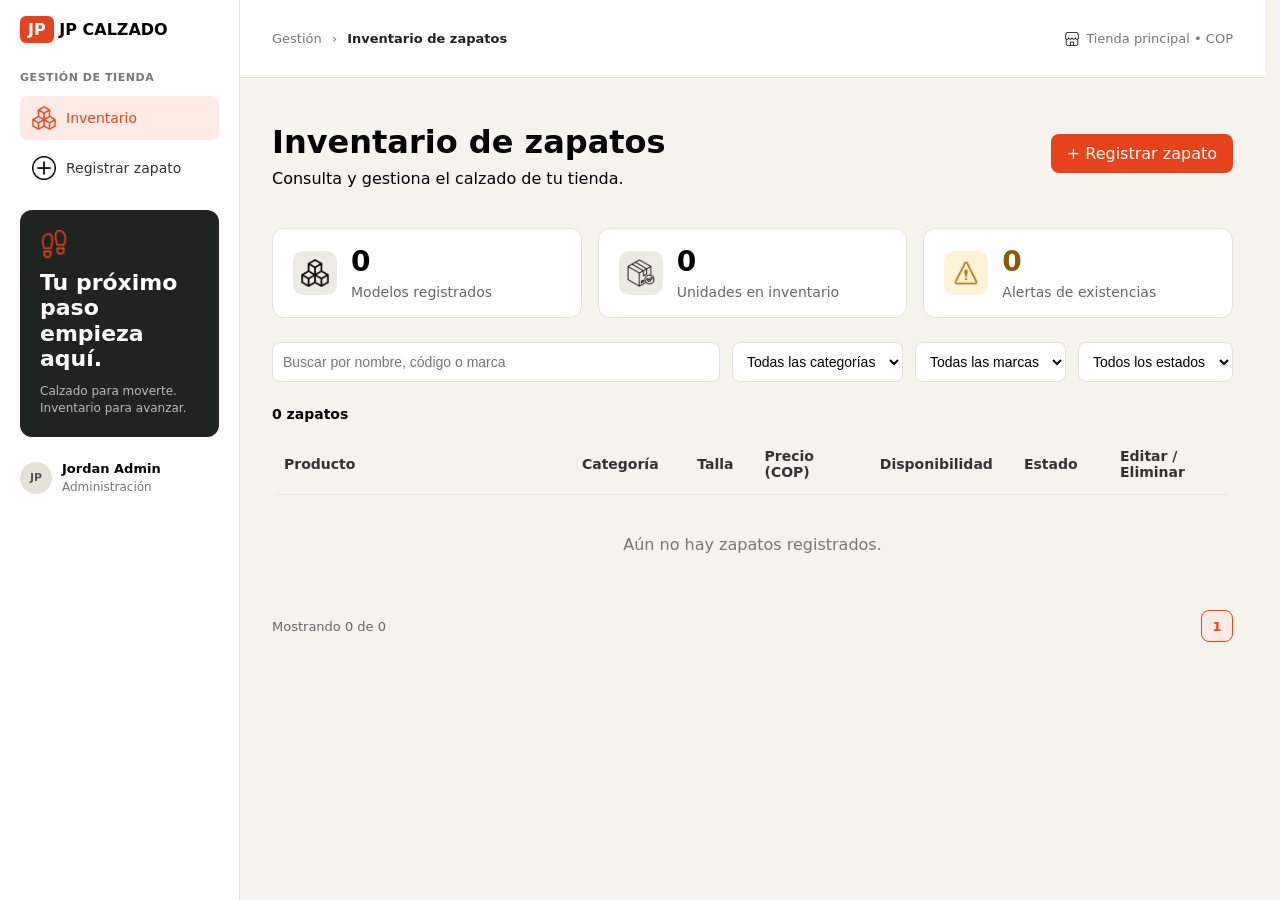
<file: index.html>
<!DOCTYPE html>
<html lang="es">
<head>
  <meta charset="UTF-8">
  <meta http-equiv="refresh" content="0; url=JP_CALZADO/">
  <title>JP CALZADO</title>
</head>
<body>
  <p>Redirigiendo... <a href="JP_CALZADO/">Entrar a JP CALZADO</a></p>
</body>
</html>
</file>
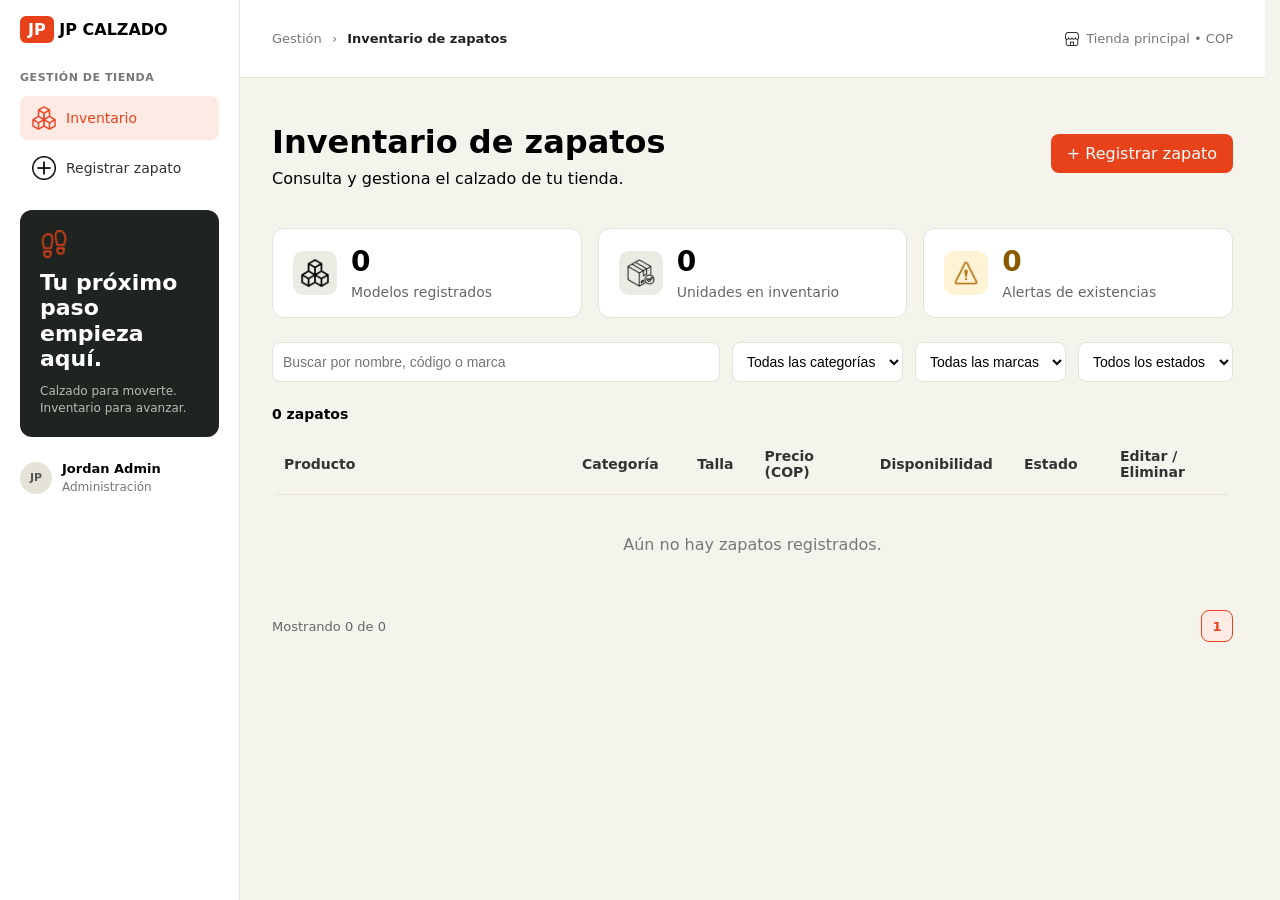
<file: JP_CALZADO/index.html>
<!DOCTYPE html>
<html lang="es">
<head>
  <meta charset="UTF-8">
  <meta name="viewport" content="width=device-width, initial-scale=1">
  <title>Inventario de zapatos · JP CALZADO</title>
  <link rel="stylesheet" href="styles.css">
  <link rel="stylesheet" href="inventario.css">
</head>
<body>

  <div class="app">

    <aside class="lateral">
      <div class="logo"><b>JP</b> JP CALZADO</div>
      <small class="seccion">GESTIÓN DE TIENDA</small>

      <nav class="menu">
        <a class="activo" href="index.html"><img src="iconos/cubo_nara.png" alt=""> Inventario</a>
        <a href="formulario.html"><img src="iconos/mas_neg.png" alt=""> Registrar zapato</a>
      </nav>

      <div class="promo">
        <img src="iconos/huella.png" alt="" width="28" height="28">
        <h3>Tu próximo paso empieza aquí.</h3>
        <p>Calzado para moverte. Inventario para avanzar.</p>
      </div>

      <div class="usuario">
        <span class="avatar">JP</span>
        <div><b>Jordan Admin</b><small>Administración</small></div>
      </div>
    </aside>

    <main class="contenido">

      <header class="barra">
        <p class="ruta">Gestión <span>›</span> <b>Inventario de zapatos</b></p>
        <span class="tienda"><img src="iconos/tienda.png" alt=""> Tienda principal • COP</span>
      </header>

      <div class="encabezado">
        <div>
          <h1>Inventario de zapatos</h1>
          <p>Consulta y gestiona el calzado de tu tienda.</p>
        </div>
        <a class="boton" href="formulario.html">+ Registrar zapato</a>
      </div>

      <div class="estadisticas">
        <div class="tarjeta">
          <div class="tarjeta-icono_registro">
            <img src="iconos/cubo_negro.png" alt="" width="28" height="28">
          </div>
          <div><b id="stat-modelos">6</b><span>Modelos registrados</span></div>
        </div>
        <div class="tarjeta">
          <div class="tarjeta-icono_inventario">
            <img src="iconos/caja_envia.png" alt="" width="28" height="28">
          </div>
          <div><b id="stat-unidades">38</b><span>Unidades en inventario</span></div>
        </div>
        <div class="tarjeta">
          <div class="tarjeta-icono peligro">
            <img src="iconos/advertencia.png" alt="" width="28" height="28">
          </div>
          <div><b id="stat-alertas">2</b><span>Alertas de existencias</span></div>
        </div>
      </div>

      <div class="filtros">
        <input id="buscar" type="search" placeholder="Buscar por nombre, código o marca">

        <select id="categoria">
          <option value="">Todas las categorías</option>
          <option>Deportivos</option>
          <option>Casuales</option>
        </select>

        <select id="marca">
          <option value="">Todas las marcas</option>
          <option>Adidas</option>
          <option>Converse</option>
          <option>New Balance</option>
          <option>Nike</option>
          <option>Puma</option>
          <option>Vans</option>
        </select>

        <select id="estado">
          <option value="">Todos los estados</option>
          <option>Activo</option>
          <option>Inactivo</option>
        </select>
      </div>

      <div class="contenedor-tabla">
        <div class="lista-barra">
          <b id="contador">6 zapatos</b>
        </div>

        <table class="tabla-inventario">
          <thead>
            <tr>
              <th>Producto</th>
              <th>Categoría</th>
              <th>Talla</th>
              <th>Precio (COP)</th>
              <th>Disponibilidad</th>
              <th>Estado</th>
              <th>Editar / Eliminar</th>
            </tr>
          </thead>

          <!-- Las filas las dibuja la vista (vista-inventario.js) -->
          <tbody id="lista"></tbody>
        </table>

        <p id="vacio" class="vacio" hidden>No se encontraron zapatos con esos filtros.</p>
      </div>

      <div class="pie-lista">
        <span id="mostrando">Mostrando 1-6 de 6</span>
        <span class="pagina">1</span>
      </div>

    </main>
  </div>

  <div class="modal" id="modal" hidden>
    <div class="caja" role="dialog" aria-modal="true" aria-labelledby="modal-titulo">
      <button class="cerrar" id="cerrar" type="button" aria-label="Cerrar">×</button>

      <span class="modal-icono">
        <img src="iconos/eliminar.png" alt="" width="20" height="20">
      </span>

      <h2 id="modal-titulo">¿Eliminar este zapato?</h2>
      <p><b id="nombre-zapato"></b> se eliminará del inventario. Esta acción es permanente y no se puede deshacer.</p>

      <div class="resumen">
        <span class="foto"></span>
        <div class="resumen-datos">
          <b id="r-nombre"></b>
          <small id="r-codigo"></small>
          <small id="r-detalle"></small>
        </div>
        <div class="resumen-precio">
          <b id="r-precio"></b>
          <small id="r-stock"></small>
        </div>
      </div>

      <p class="advertencia">Se borrarán la imagen y todos los datos de este registro.</p>

      <div class="acciones">
        <button class="btn" id="cancelar" type="button">Cancelar</button>
        <button class="btn peligro" id="confirmar" type="button">Eliminar zapato</button>
      </div>
    </div>
  </div>

  <script src="modelo/almacenamiento.js"></script>
  <script src="modelo/modelo.js"></script>
  <script src="vista/vista-inventario.js"></script>
  <script src="controlador/controlador-inventario.js"></script>

</body>
</html>
</file>
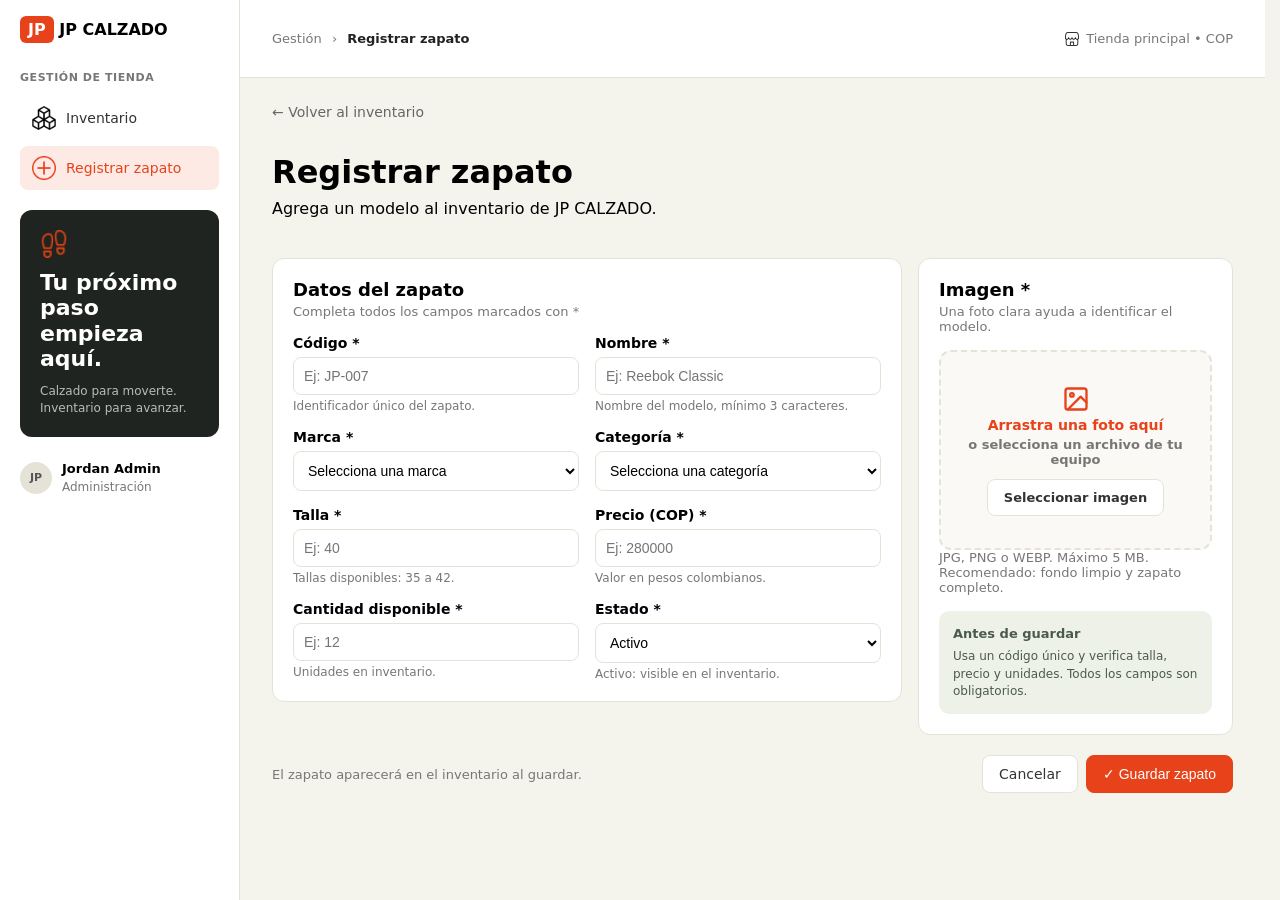
<file: formulario.html>
<!DOCTYPE html>
<html lang="es">
<head>
  <meta charset="UTF-8">
  <meta name="viewport" content="width=device-width, initial-scale=1">
  <title>Registrar zapato · JP CALZADO</title>
  <link rel="stylesheet" href="styles.css">
  <link rel="stylesheet" href="inventario.css">
</head>
<body>

  <div class="app">

    <aside class="lateral">
      <div class="logo"><b>JP</b> JP CALZADO</div>
      <small class="seccion">GESTIÓN DE TIENDA</small>

      <nav class="menu">
        <a href="index.html"><img src="iconos/cubo_negro.png" alt=""> Inventario</a>
        <a class="activo" href="formulario.html"><img src="iconos/mas_nar.png" alt=""> Registrar zapato</a>
      </nav>

      <div class="promo">
        <img src="iconos/huella.png" alt="" width="28" height="28">
        <h3>Tu próximo paso empieza aquí.</h3>
        <p>Calzado para moverte. Inventario para avanzar.</p>
      </div>

      <div class="usuario">
        <span class="avatar">JP</span>
        <div>
          <b>Jordan Admin</b>
          <small>Administración</small>
        </div>
      </div>
    </aside>

    <main class="contenido">

      <header class="barra">
        <p class="ruta">Gestión <span>›</span> <b>Registrar zapato</b></p>
        <span class="tienda"><img src="iconos/tienda.png" alt=""> Tienda principal • COP</span>
      </header>

      <a class="volver" href="index.html">← Volver al inventario</a>

      <div class="encabezado">
        <div>
          <h1 id="titulo">Registrar zapato</h1>
          <p id="subtitulo">Agrega un modelo al inventario de JP CALZADO.</p>
        </div>
      </div>

      <div class="aviso-error" id="aviso" role="alert" hidden></div>

      <form class="formulario" id="form" novalidate>

        <div class="columnas">

          <section class="panel">
            <h2>Datos del zapato</h2>
            <p class="ayuda">Completa todos los campos marcados con *</p>

            <div class="rejilla">

              <div class="campo">
                <label for="codigo">Código *</label>
                <input id="codigo" name="codigo" type="text" placeholder="Ej: JP-007">
                <small class="nota">Identificador único del zapato.</small>
                <small class="error" hidden></small>
              </div>

              <div class="campo">
                <label for="nombre">Nombre *</label>
                <input id="nombre" name="nombre" type="text" placeholder="Ej: Reebok Classic">
                <small class="nota">Nombre del modelo, mínimo 3 caracteres.</small>
                <small class="error" hidden></small>
              </div>

              <div class="campo">
                <label for="f-marca">Marca *</label>
                <select id="f-marca" name="marca">
                  <option value="">Selecciona una marca</option>
                  <option>Adidas</option>
                  <option>Converse</option>
                  <option>New Balance</option>
                  <option>Nike</option>
                  <option>Puma</option>
                  <option>Vans</option>
                </select>
                <small class="error" hidden></small>
              </div>

              <div class="campo">
                <label for="f-categoria">Categoría *</label>
                <select id="f-categoria" name="categoria">
                  <option value="">Selecciona una categoría</option>
                  <option>Deportivos</option>
                  <option>Casuales</option>
                </select>
                <small class="error" hidden></small>
              </div>

              <div class="campo">
                <label for="talla">Talla *</label>
                <input id="talla" name="talla" type="number" placeholder="Ej: 40">
                <small class="nota">Tallas disponibles: 35 a 42.</small>
                <small class="error" hidden></small>
              </div>

              <div class="campo">
                <label for="precio">Precio (COP) *</label>
                <input id="precio" name="precio" type="number" placeholder="Ej: 280000">
                <small class="nota">Valor en pesos colombianos.</small>
                <small class="error" hidden></small>
              </div>

              <div class="campo">
                <label for="cantidad">Cantidad disponible *</label>
                <input id="cantidad" name="cantidad" type="number" placeholder="Ej: 12">
                <small class="nota">Unidades en inventario.</small>
                <small class="error" hidden></small>
              </div>

              <div class="campo">
                <label for="f-estado">Estado *</label>
                <select id="f-estado" name="estado">
                  <option>Activo</option>
                  <option>Inactivo</option>
                </select>
                <small class="nota">Activo: visible en el inventario.</small>
              </div>

            </div>
          </section>

          <section class="panel">
            <h2>Imagen *</h2>
            <p class="ayuda">Una foto clara ayuda a identificar el modelo.</p>

            <div class="campo">
              <input id="imagen" name="imagen" type="file" class="oculto" accept="image/jpeg,image/png,image/webp">

              <label for="imagen" class="zona" id="zona">
                <img id="vista" class="vista" alt="Vista previa del zapato" hidden>

                <div class="zona-texto" id="zona-texto">
                  <svg viewBox="0 0 24 24" width="28" height="28" fill="none" stroke="currentColor" stroke-width="2" stroke-linecap="round" stroke-linejoin="round">
                    <rect x="3" y="3" width="18" height="18" rx="2"/>
                    <circle cx="8.5" cy="8.5" r="1.5"/>
                    <path d="M21 15l-5-5L5 21"/>
                  </svg>
                  <b>Arrastra una foto aquí</b>
                  <span>o selecciona un archivo de tu equipo</span>
                  <span class="btn">Seleccionar imagen</span>
                </div>
              </label>

              <p class="nombre-archivo" id="nombre-archivo" hidden></p>
              <label for="imagen" class="btn cambiar" id="cambiar" hidden>Cambiar imagen</label>
              <small class="error" hidden></small>
            </div>

            <p class="ayuda">JPG, PNG o WEBP. Máximo 5 MB. Recomendado: fondo limpio y zapato completo.</p>

            <div class="info" id="antes-guardar">
              <b>Antes de guardar</b>
              <p>Usa un código único y verifica talla, precio y unidades. Todos los campos son obligatorios.</p>
            </div>

            <div class="info" id="registro-actual" hidden>
              <b>Registro actual</b>
              <p id="registro-texto"></p>
              <div class="registro-fila">
                <span id="registro-stock"></span>
                <span class="etiqueta" id="registro-estado"></span>
              </div>
            </div>
          </section>

        </div>

        <div class="barra-acciones">
          <p class="nota-pie" id="nota-pie">El zapato aparecerá en el inventario al guardar.</p>
          <div class="botones">
            <a class="btn" href="index.html">Cancelar</a>
            <button class="btn principal" id="guardar" type="submit">✓ Guardar zapato</button>
          </div>
        </div>

      </form>

    </main>

  </div>

  <script src="modelo/modelo.js"></script>
  <script src="vista/vista-formulario.js"></script>
  <script src="controlador/controlador-formulario.js"></script>

</body>
</html>
</file>
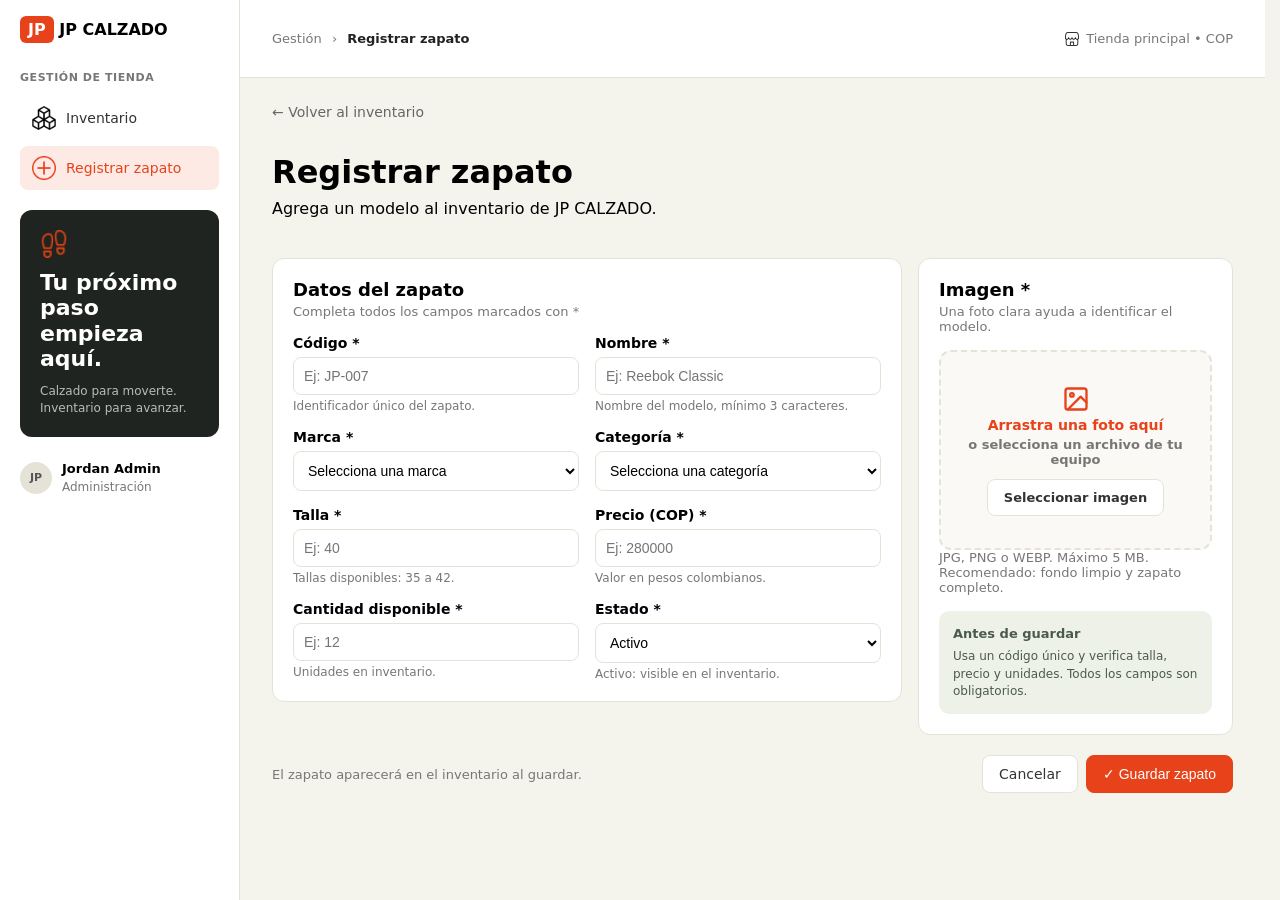
<file: JP_CALZADO/formulario.html>
<!DOCTYPE html>
<html lang="es">
<head>
  <meta charset="UTF-8">
  <meta name="viewport" content="width=device-width, initial-scale=1">
  <title>Registrar zapato · JP CALZADO</title>
  <link rel="stylesheet" href="styles.css">
  <link rel="stylesheet" href="inventario.css">
</head>
<body>

  <div class="app">

    <aside class="lateral">
      <div class="logo"><b>JP</b> JP CALZADO</div>
      <small class="seccion">GESTIÓN DE TIENDA</small>

      <nav class="menu">
        <a href="index.html"><img src="iconos/cubo_negro.png" alt=""> Inventario</a>
        <a class="activo" href="formulario.html"><img src="iconos/mas_nar.png" alt=""> Registrar zapato</a>
      </nav>

      <div class="promo">
        <img src="iconos/huella.png" alt="" width="28" height="28">
        <h3>Tu próximo paso empieza aquí.</h3>
        <p>Calzado para moverte. Inventario para avanzar.</p>
      </div>

      <div class="usuario">
        <span class="avatar">JP</span>
        <div>
          <b>Jordan Admin</b>
          <small>Administración</small>
        </div>
      </div>
    </aside>

    <main class="contenido">

      <header class="barra">
        <p class="ruta">Gestión <span>›</span> <b>Registrar zapato</b></p>
        <span class="tienda"><img src="iconos/tienda.png" alt=""> Tienda principal • COP</span>
      </header>

      <a class="volver" href="index.html">← Volver al inventario</a>

      <div class="encabezado">
        <div>
          <h1 id="titulo">Registrar zapato</h1>
          <p id="subtitulo">Agrega un modelo al inventario de JP CALZADO.</p>
        </div>
      </div>

      <div class="aviso-error" id="aviso" role="alert" hidden></div>

      <form class="formulario" id="form" novalidate>

        <div class="columnas">

          <section class="panel">
            <h2>Datos del zapato</h2>
            <p class="ayuda">Completa todos los campos marcados con *</p>

            <div class="rejilla">

              <div class="campo">
                <label for="codigo">Código *</label>
                <input id="codigo" name="codigo" type="text" placeholder="Ej: JP-007">
                <small class="nota">Identificador único del zapato.</small>
                <small class="error" hidden></small>
              </div>

              <div class="campo">
                <label for="nombre">Nombre *</label>
                <input id="nombre" name="nombre" type="text" placeholder="Ej: Reebok Classic">
                <small class="nota">Nombre del modelo, mínimo 3 caracteres.</small>
                <small class="error" hidden></small>
              </div>

              <div class="campo">
                <label for="f-marca">Marca *</label>
                <select id="f-marca" name="marca">
                  <option value="">Selecciona una marca</option>
                  <option>Adidas</option>
                  <option>Converse</option>
                  <option>New Balance</option>
                  <option>Nike</option>
                  <option>Puma</option>
                  <option>Vans</option>
                </select>
                <small class="error" hidden></small>
              </div>

              <div class="campo">
                <label for="f-categoria">Categoría *</label>
                <select id="f-categoria" name="categoria">
                  <option value="">Selecciona una categoría</option>
                  <option>Deportivos</option>
                  <option>Casuales</option>
                </select>
                <small class="error" hidden></small>
              </div>

              <div class="campo">
                <label for="talla">Talla *</label>
                <input id="talla" name="talla" type="number" placeholder="Ej: 40">
                <small class="nota">Tallas disponibles: 35 a 42.</small>
                <small class="error" hidden></small>
              </div>

              <div class="campo">
                <label for="precio">Precio (COP) *</label>
                <input id="precio" name="precio" type="number" placeholder="Ej: 280000">
                <small class="nota">Valor en pesos colombianos.</small>
                <small class="error" hidden></small>
              </div>

              <div class="campo">
                <label for="cantidad">Cantidad disponible *</label>
                <input id="cantidad" name="cantidad" type="number" placeholder="Ej: 12">
                <small class="nota">Unidades en inventario.</small>
                <small class="error" hidden></small>
              </div>

              <div class="campo">
                <label for="f-estado">Estado *</label>
                <select id="f-estado" name="estado">
                  <option>Activo</option>
                  <option>Inactivo</option>
                </select>
                <small class="nota">Activo: visible en el inventario.</small>
              </div>

            </div>
          </section>

          <section class="panel">
            <h2>Imagen *</h2>
            <p class="ayuda">Una foto clara ayuda a identificar el modelo.</p>

            <div class="campo">
              <input id="imagen" name="imagen" type="file" class="oculto" accept="image/jpeg,image/png,image/webp">

              <label for="imagen" class="zona" id="zona">
                <img id="vista" class="vista" alt="Vista previa del zapato" hidden>

                <div class="zona-texto" id="zona-texto">
                  <svg viewBox="0 0 24 24" width="28" height="28" fill="none" stroke="currentColor" stroke-width="2" stroke-linecap="round" stroke-linejoin="round">
                    <rect x="3" y="3" width="18" height="18" rx="2"/>
                    <circle cx="8.5" cy="8.5" r="1.5"/>
                    <path d="M21 15l-5-5L5 21"/>
                  </svg>
                  <b>Arrastra una foto aquí</b>
                  <span>o selecciona un archivo de tu equipo</span>
                  <span class="btn">Seleccionar imagen</span>
                </div>
              </label>

              <p class="nombre-archivo" id="nombre-archivo" hidden></p>
              <label for="imagen" class="btn cambiar" id="cambiar" hidden>Cambiar imagen</label>
              <small class="error" hidden></small>
            </div>

            <p class="ayuda">JPG, PNG o WEBP. Máximo 5 MB. Recomendado: fondo limpio y zapato completo.</p>

            <div class="info" id="antes-guardar">
              <b>Antes de guardar</b>
              <p>Usa un código único y verifica talla, precio y unidades. Todos los campos son obligatorios.</p>
            </div>

            <div class="info" id="registro-actual" hidden>
              <b>Registro actual</b>
              <p id="registro-texto"></p>
              <div class="registro-fila">
                <span id="registro-stock"></span>
                <span class="etiqueta" id="registro-estado"></span>
              </div>
            </div>
          </section>

        </div>

        <div class="barra-acciones">
          <p class="nota-pie" id="nota-pie">El zapato aparecerá en el inventario al guardar.</p>
          <div class="botones">
            <a class="btn" href="index.html">Cancelar</a>
            <button class="btn principal" id="guardar" type="submit">✓ Guardar zapato</button>
          </div>
        </div>

      </form>

    </main>

  </div>

  <script src="modelo/almacenamiento.js"></script>
  <script src="modelo/modelo.js"></script>
  <script src="modelo/imagen.js"></script>
  <script src="vista/vista-formulario.js"></script>
  <script src="controlador/controlador-formulario.js"></script>

</body>
</html>
</file>
<file: JP_CALZADO/styles.css>
* { box-sizing: border-box; }

:root {
  --naranja: #e8421a;
  --fondo: #f4f3ec;
  --borde: #e5e3d8;
  --rojo: #c62828;
}

[hidden] { display: none !important; }

html {
  overflow-y: scroll;
  scrollbar-gutter: stable;
}

body {
  margin: 0;
  font-family: system-ui, sans-serif;
  background: var(--fondo);
}

/* ========== ESTRUCTURA ========== */
.app { display: flex; min-height: 100vh; }
.contenido { flex: 1; padding: 24px 32px 32px; }

/* ========== MENÚ LATERAL ========== */
.lateral {
  display: flex;
  flex-direction: column;
  position: sticky;
  top: 0;
  align-self: flex-start;
  width: 240px;
  height: 100vh;
  padding: 20px;
  background: white;
  border-right: 1px solid var(--borde);
}

.logo { margin-bottom: 4px; font-weight: 700; }
.logo b { padding: 4px 8px; border-radius: 6px; background: var(--naranja); color: white; }

.seccion { margin-top: 28px; color: #777; font-size: 11px; font-weight: 600; letter-spacing: 0.05em; }

.menu { display: flex; flex-direction: column; gap: 6px; margin-top: 12px; }

.menu a {
  display: flex;
  align-items: center;
  gap: 10px;
  padding: 10px 12px;
  border-radius: 8px;
  color: #333;
  font-size: 14px;
  text-decoration: none;
}

.menu a img { width: 24px; height: 24px; flex-shrink: 0; }
.menu a.activo { background: #fdeae5; color: var(--naranja); }

/* Tarjeta negra */
.promo { margin-top: 20px; padding: 20px; border-radius: 12px; background: #1f2420; color: white; }
.promo img { width: 28px; height: 28px; margin-bottom: 8px; }
.promo h3 { margin: 0 0 12px; font-size: 22px; line-height: 1.15; }
.promo p { margin: 0; color: #b9bcb6; font-size: 12px; line-height: 1.4; }

/* Usuario (queda justo debajo de la tarjeta negra) */
.usuario { display: flex; align-items: center; gap: 10px; margin-top: 24px; }
.usuario b { display: block; font-size: 13px; }
.usuario small { color: #777; font-size: 12px; }

.avatar {
  display: flex;
  align-items: center;
  justify-content: center;
  width: 32px;
  height: 32px;
  flex-shrink: 0;
  border-radius: 50%;
  background: var(--borde);
  color: #555;
  font-size: 11px;
  font-weight: 700;
}

/* ========== BARRA SUPERIOR (solo PC) ========== */
.barra {
  display: flex;
  align-items: center;
  justify-content: space-between;
  margin: -24px -32px 24px;
  padding: 18px 32px;
  background: white;
  border-bottom: 1px solid var(--borde);
  color: #777;
  font-size: 13px;
}

.ruta b { color: #222; }
.ruta span { margin: 0 6px; }
.tienda { display: flex; align-items: center; gap: 6px; }
.tienda img { width: 16px; height: 16px; }

/* ========== ENCABEZADO DE PÁGINA ========== */
.encabezado { display: flex; justify-content: space-between; align-items: center; gap: 20px; margin-bottom: 24px; }
.encabezado h1 { margin-bottom: 8px; }
.encabezado p { margin-top: 0; }

/* ========== BOTONES ========== */
.boton {
  display: inline-block;
  padding: 10px 16px;
  border-radius: 8px;
  background: var(--naranja);
  color: white;
  text-decoration: none;
  white-space: nowrap;
}

.btn {
  padding: 10px 16px;
  border: 1px solid var(--borde);
  border-radius: 8px;
  background: white;
  color: #333;
  font-size: 14px;
  text-decoration: none;
  cursor: pointer;
}

.btn.principal { background: var(--naranja); border-color: var(--naranja); color: white; }
.btn.peligro { background: var(--rojo); border-color: var(--rojo); color: white; }

/* ========== CAMPOS ========== */
input, select {
  padding: 10px;
  border: 1px solid var(--borde);
  border-radius: 8px;
  background: white;
  font-size: 14px;
}

input { width: 100%; margin: 0; }

/* Etiqueta Activo / Inactivo (la usan las dos páginas) */
.etiqueta { padding: 4px 10px; border-radius: 20px; background: #e3f5e8; color: #1f7a3d; font-size: 12px; font-weight: 600; }
.etiqueta.inactivo { background: #ecebe3; color: #777; }

/* ========== FORMULARIO ========== */
.volver { display: inline-block; margin-bottom: 12px; color: #666; font-size: 14px; text-decoration: none; }

.columnas { display: grid; grid-template-columns: 2fr 1fr; gap: 16px; align-items: start; }

.panel { padding: 20px; border: 1px solid var(--borde); border-radius: 12px; background: white; }
.panel h2 { margin: 0 0 4px; font-size: 18px; }

.ayuda { margin: 0 0 16px; color: #777; font-size: 13px; }

.rejilla { display: grid; grid-template-columns: repeat(2, 1fr); gap: 16px; }

.campo label { display: block; margin-bottom: 6px; font-size: 14px; font-weight: 600; }
.campo select { width: 100%; }
.campo .nota { display: block; margin-top: 4px; color: #777; font-size: 12px; }

/* Barra de abajo: nota + botones */
.barra-acciones { display: flex; align-items: center; justify-content: space-between; gap: 8px; margin-top: 20px; }
.nota-pie { margin: 0; color: #777; font-size: 13px; }
.nota-pie.rojo { color: var(--rojo); }
.botones { display: flex; gap: 8px; }

/* Errores */
.aviso-error {
  display: flex;
  flex-direction: column;
  gap: 4px;
  margin-bottom: 16px;
  padding: 12px 16px;
  border: 1px solid #f5b5ad;
  border-radius: 8px;
  background: #fdecea;
  color: var(--rojo);
  font-size: 14px;
}

.aviso-error span { font-size: 13px; }

.error { display: block; margin-top: 4px; color: var(--rojo); font-size: 12px; }

.campo input.invalido,
.campo select.invalido { border-color: var(--rojo); background: #fffafa; }

/* Cuando hay error, el mensaje rojo reemplaza la nota gris */
.campo input.invalido ~ .nota,
.campo select.invalido ~ .nota { display: none; }

/* Recuadro para subir la imagen */
.oculto { position: absolute; width: 1px; height: 1px; opacity: 0; pointer-events: none; }

.zona {
  display: flex;
  align-items: center;
  justify-content: center;
  min-height: 200px;
  border: 2px dashed var(--borde);
  border-radius: 12px;
  background: #faf9f5;
  text-align: center;
  overflow: hidden;
  cursor: pointer;
}

.campo .zona { display: flex; margin-bottom: 0; }

.zona:hover,
.zona.arrastrando,
.oculto:focus + .zona { border-color: var(--naranja); background: #fdeae5; }

.oculto.invalido + .zona { border-color: var(--rojo); background: #fffafa; }

.zona-texto { display: flex; flex-direction: column; align-items: center; gap: 4px; padding: 16px; color: var(--naranja); }
.zona-texto span { color: #777; font-size: 13px; }
.zona-texto .btn { margin-top: 8px; color: #333; font-size: 13px; }

.vista { display: block; width: 100%; height: 100%; max-height: 260px; object-fit: cover; }
.nombre-archivo { margin: 8px 0 0; color: #666; font-size: 13px; }
.campo .cambiar { margin: 10px 0 0; font-weight: 500; text-align: center; }

/* Cuadros verdes de ayuda */
.info { margin-top: 16px; padding: 14px; border-radius: 10px; background: #eef1e8; color: #4b5a4b; font-size: 12px; line-height: 1.45; }
.info b { display: block; margin-bottom: 4px; font-size: 13px; }
.info p { margin: 0; }
.registro-fila { display: flex; align-items: center; justify-content: space-between; margin-top: 8px; font-size: 13px; font-weight: 600; }

/* ========== CELULAR ========== */
@media (max-width: 768px) {

  html, body { overflow-x: hidden; }

  .app { flex-direction: column; }
  .contenido { padding: 16px; }
  .barra, .promo, .seccion, .usuario div { display: none; }

  /* Encabezado: logo a la izquierda, avatar a la derecha, pestañas abajo */
  .lateral {
    position: sticky;
    z-index: 5;
    flex-direction: row;
    flex-wrap: wrap;
    align-items: center;
    justify-content: space-between;
    width: 100%;
    height: auto;
    padding: 14px 16px 0;
    border-right: none;
    border-bottom: 1px solid var(--borde);
  }

  .logo { order: 1; display: flex; align-items: center; gap: 8px; margin: 0; font-size: 16px; white-space: nowrap; }
  .logo b { display: grid; place-items: center; width: 32px; height: 32px; padding: 0; border-radius: 8px; font-size: 14px; }

  .usuario { order: 2; margin: 0; }

  /* Pestañas: solo letra naranja y raya naranja abajo */
  .menu { order: 3; flex: 0 0 100%; flex-direction: row; gap: 24px; margin: 14px 0 0; }
  .menu a { padding: 10px 0; border-radius: 0; border-bottom: 2px solid transparent; white-space: nowrap; }
  .menu a img { display: none; }
  .menu a.activo { background: none; border-bottom-color: var(--naranja); }

  .encabezado { flex-direction: column; align-items: stretch; gap: 12px; }
  .encabezado h1 { font-size: 24px; }

  /* Formulario */
  .columnas, .rejilla { grid-template-columns: 1fr; }

  .barra-acciones { flex-direction: column; align-items: stretch; gap: 12px; }
  .nota-pie { display: flex; align-items: center; gap: 8px; }

  .nota-pie.rojo::before {
    content: "!";
    display: grid;
    place-items: center;
    flex: none;
    width: 16px;
    height: 16px;
    border: 1.5px solid var(--rojo);
    border-radius: 50%;
    font-size: 11px;
    font-weight: 700;
  }

  /* Guardar arriba, Cancelar abajo, los dos a lo ancho */
  .botones { flex-direction: column-reverse; gap: 10px; width: 100%; }

  .botones .btn {
    display: flex;
    align-items: center;
    justify-content: center;
    gap: 8px;
    width: 100%;
    min-height: 48px;
    padding: 12px 16px;
    font-size: 15px;
    font-weight: 600;
  }
}
</file>
<file: JP_CALZADO/inventario.css>
/* Estilos de la página del inventario (se carga después de styles.css) */

/* Botones cuadrados de editar / eliminar */
.icono {
  display: inline-flex;
  align-items: center;
  justify-content: center;
  min-width: 48px;
  padding: 8px 16px;
  border: 1px solid var(--borde);
  border-radius: 8px;
  background: white;
  color: #333;
  text-decoration: none;
  cursor: pointer;
}

.icono img { width: 18px; height: 18px; display: block; }
.icono.eliminar { color: var(--rojo); }

/* ========== INVENTARIO ========== */
/* Tarjetas de arriba */
.estadisticas { display: grid; grid-template-columns: repeat(3, 1fr); gap: 16px; margin-bottom: 24px; }

.tarjeta {
  display: flex;
  align-items: center;
  gap: 14px;
  padding: 16px 20px;
  border: 1px solid var(--borde);
  border-radius: 12px;
  background: white;
}

.tarjeta b { display: block; margin-bottom: 4px; font-size: 28px; }
.tarjeta span { color: #666; font-size: 14px; }

/* Cuadro del ícono: sirve para las tres clases tarjeta-icono... */
[class^="tarjeta-icono"] {
  display: flex;
  align-items: center;
  justify-content: center;
  width: 44px;
  height: 44px;
  flex-shrink: 0;
  border-radius: 10px;
  background: #ecebe3;
}

[class^="tarjeta-icono"] img { width: 28px; height: 28px; object-fit: contain; }

.tarjeta-icono.peligro { background: #fff3d6; }
.tarjeta-icono.peligro + div b { color: #8a5a00; }

/* Filtros */
.filtros { display: flex; gap: 12px; margin: 16px 0; }
.filtros input { flex: 1; }

/* Contador "6 zapatos" y pie de la lista */
.lista-barra { margin: 8px 0 12px; font-size: 14px; }

.pie-lista {
  display: flex;
  align-items: center;
  justify-content: space-between;
  margin-top: 16px;
  color: #666;
  font-size: 13px;
}

.pagina {
  display: grid;
  place-items: center;
  width: 32px;
  height: 32px;
  border: 1px solid var(--naranja);
  border-radius: 8px;
  background: #fdeae5;
  color: var(--naranja);
  font-weight: 600;
}

/* Tabla */
.contenedor-tabla { overflow-x: auto; }

.tabla-inventario {
  width: 100%;
  border-collapse: collapse;
  border-radius: 8px;
  background: white;
  overflow: hidden;
}

.tabla-inventario th,
.tabla-inventario td { padding: 14px 12px; text-align: left; border-bottom: 1px solid var(--borde); }

.tabla-inventario th { background: var(--fondo); color: #333; font-size: 14px; font-weight: 600; }
.tabla-inventario tbody tr:hover { background: #faf9f5; }
.tabla-inventario tbody tr:last-child td { border-bottom: none; }

.producto { display: flex; align-items: center; gap: 12px; }
.producto small { display: block; margin-top: 2px; color: #777; font-size: 12px; }

.foto { width: 48px; height: 48px; flex-shrink: 0; border-radius: 8px; background: #ecebe3; object-fit: cover; }

.alerta { display: block; margin-top: 2px; color: var(--naranja); font-size: 12px; }
.vacio { padding: 24px; text-align: center; color: #777; }

/* ========== VENTANA DE ELIMINAR ========== */
.modal {
  position: fixed;
  inset: 0;
  z-index: 10;
  display: flex;
  align-items: center;
  justify-content: center;
  padding: 16px;
  background: rgba(0, 0, 0, 0.5);
}

.caja { position: relative; width: 100%; max-width: 440px; padding: 24px; border-radius: 12px; background: white; }
.caja h2 { margin: 0 0 8px; font-size: 20px; }
.caja > p { margin: 0 0 16px; color: #555; font-size: 14px; line-height: 1.45; }
.caja > p.advertencia { margin: 12px 0 0; padding: 10px 12px; border-radius: 8px; background: #fdecea; color: var(--rojo); font-size: 12px; }

.cerrar {
  position: absolute;
  top: 12px;
  right: 12px;
  width: 32px;
  height: 32px;
  border: none;
  background: none;
  color: #777;
  font-size: 22px;
  line-height: 1;
  cursor: pointer;
}

.modal-icono { display: grid; place-items: center; width: 40px; height: 40px; margin-bottom: 12px; border-radius: 10px; background: #fdecea; }

.resumen { display: flex; align-items: center; gap: 12px; padding: 12px; border: 1px solid var(--borde); border-radius: 10px; background: var(--fondo); }
.resumen-datos { flex: 1; min-width: 0; }
.resumen-datos b, .resumen-datos small { display: block; }
.resumen-datos small { margin-top: 2px; color: #777; font-size: 12px; }
.resumen-precio { text-align: right; }
.resumen-precio b { display: block; font-size: 14px; }
.resumen-precio small { color: #777; font-size: 12px; }

.acciones { display: flex; justify-content: flex-end; gap: 8px; margin-top: 20px; }

/* ========== CELULAR ========== */
@media (max-width: 768px) {

  [class^="tarjeta-icono"] { display: none; }
  .boton { text-align: center; }

  /* Tarjetas: solo número y palabra corta */
  .estadisticas { gap: 8px; }
  .tarjeta { flex-direction: column; align-items: flex-start; gap: 4px; padding: 14px; }
  .tarjeta b { margin: 0; font-size: 24px; }
  .tarjeta span { font-size: 0; }
  .tarjeta span::before { font-size: 12px; color: #666; }
  .tarjeta:nth-child(1) span::before { content: "Modelos"; }
  .tarjeta:nth-child(2) span::before { content: "Unidades"; }
  .tarjeta:nth-child(3) span::before { content: "Alertas"; }

  /* Filtros */
  .filtros { flex-wrap: wrap; }
  .filtros input { flex: 1 1 100%; }
  .filtros select { flex: 1 1 45%; }

  /* La tabla se convierte en tarjetas */
  .tabla-inventario thead { display: none; }
  .tabla-inventario { background: transparent; }

  .tabla-inventario tr {
    display: grid;
    grid-template-columns: 1fr 1fr;
    column-gap: 12px;
    margin-bottom: 16px;
    padding: 16px;
    border: 1px solid var(--borde);
    border-radius: 12px;
    background: white;
  }

  .tabla-inventario,
  .tabla-inventario tbody { display: block; }

  .tabla-inventario td { display: block; padding: 4px 0; border-bottom: none; }
  .tabla-inventario td[data-label] { display: flex; justify-content: space-between; }
  .tabla-inventario td[data-label]::before { display: none; }

  .producto { align-items: flex-start; gap: 14px; }
  .producto .foto { width: 110px; height: 110px; border-radius: 10px; }
  .producto > div { display: flex; flex-direction: column; gap: 4px; }
  .producto small { order: -1; margin: 0; font-weight: 700; }
  .producto b { font-size: 17px; }

  /* Orden de cada dato dentro de la tarjeta */
  .tabla-inventario td:nth-child(1) { order: 1; grid-column: 1 / -1; }
  .tabla-inventario td:nth-child(6) { order: 2; grid-column: 1 / -1; justify-content: flex-start; margin: 4px 0 8px; }
  .tabla-inventario td:nth-child(2) { order: 3; color: #666; font-size: 14px; }
  .tabla-inventario td:nth-child(3) { order: 4; justify-content: flex-end; font-size: 14px; }
  .tabla-inventario td:nth-child(3)::before { display: inline; content: "Talla "; margin-right: 4px; color: #777; }

  .tabla-inventario td:nth-child(4),
  .tabla-inventario td:nth-child(5) { display: block; margin-top: 8px; padding-top: 12px; border-top: 1px solid var(--borde); }

  .tabla-inventario td:nth-child(4) { order: 5; font-size: 22px; font-weight: 700; }
  .tabla-inventario td:nth-child(5) { order: 6; text-align: right; font-weight: 700; }

  .tabla-inventario td:nth-child(4)::after,
  .tabla-inventario td:nth-child(5)::after { display: block; color: #888; font-size: 12px; font-weight: 400; }

  .tabla-inventario td:nth-child(4)::after { content: "COP"; }
  .tabla-inventario td:nth-child(5)::after { content: "En inventario"; }

  /* Botones Editar y Eliminar con texto */
  .tabla-inventario td:last-child {
    order: 7;
    grid-column: 1 / -1;
    display: grid;
    grid-template-columns: 1fr 1fr;
    gap: 10px;
    margin-top: 12px;
  }

  .tabla-inventario td:last-child .icono { gap: 8px; font-size: 14px; font-weight: 600; }
  .tabla-inventario td:last-child a.icono::after { content: "Editar"; }
  .tabla-inventario td:last-child button.icono::after { content: "Eliminar"; }
}

/* Columnas con ancho fijo en PC: no se mueven al filtrar */
@media (min-width: 769px) {
  .tabla-inventario { table-layout: fixed; min-width: 900px; }

  .tabla-inventario th:nth-child(1) { width: 31%; }
  .tabla-inventario th:nth-child(2) { width: 12%; }
  .tabla-inventario th:nth-child(3) { width: 7%; }
  .tabla-inventario th:nth-child(4) { width: 12%; }
  .tabla-inventario th:nth-child(5) { width: 15%; }
  .tabla-inventario th:nth-child(6) { width: 10%; }
  .tabla-inventario th:nth-child(7) { width: 13%; }
}
</file>
<file: styles.css>
* { box-sizing: border-box; }

:root {
  --naranja: #e8421a;
  --fondo: #f4f3ec;
  --borde: #e5e3d8;
  --rojo: #c62828;
}

[hidden] { display: none !important; }

html {
  overflow-y: scroll;
  scrollbar-gutter: stable;
}

body {
  margin: 0;
  font-family: system-ui, sans-serif;
  background: var(--fondo);
}

/* ========== ESTRUCTURA ========== */
.app { display: flex; min-height: 100vh; }
.contenido { flex: 1; padding: 24px 32px 32px; }

/* ========== MENÚ LATERAL ========== */
.lateral {
  display: flex;
  flex-direction: column;
  position: sticky;
  top: 0;
  align-self: flex-start;
  width: 240px;
  height: 100vh;
  padding: 20px;
  background: white;
  border-right: 1px solid var(--borde);
}

.logo { margin-bottom: 4px; font-weight: 700; }
.logo b { padding: 4px 8px; border-radius: 6px; background: var(--naranja); color: white; }

.seccion { margin-top: 28px; color: #777; font-size: 11px; font-weight: 600; letter-spacing: 0.05em; }

.menu { display: flex; flex-direction: column; gap: 6px; margin-top: 12px; }

.menu a {
  display: flex;
  align-items: center;
  gap: 10px;
  padding: 10px 12px;
  border-radius: 8px;
  color: #333;
  font-size: 14px;
  text-decoration: none;
}

.menu a img { width: 24px; height: 24px; flex-shrink: 0; }
.menu a.activo { background: #fdeae5; color: var(--naranja); }

/* Tarjeta negra */
.promo { margin-top: 20px; padding: 20px; border-radius: 12px; background: #1f2420; color: white; }
.promo img { width: 28px; height: 28px; margin-bottom: 8px; }
.promo h3 { margin: 0 0 12px; font-size: 22px; line-height: 1.15; }
.promo p { margin: 0; color: #b9bcb6; font-size: 12px; line-height: 1.4; }

/* Usuario (queda justo debajo de la tarjeta negra) */
.usuario { display: flex; align-items: center; gap: 10px; margin-top: 24px; }
.usuario b { display: block; font-size: 13px; }
.usuario small { color: #777; font-size: 12px; }

.avatar {
  display: flex;
  align-items: center;
  justify-content: center;
  width: 32px;
  height: 32px;
  flex-shrink: 0;
  border-radius: 50%;
  background: var(--borde);
  color: #555;
  font-size: 11px;
  font-weight: 700;
}

/* ========== BARRA SUPERIOR (solo PC) ========== */
.barra {
  display: flex;
  align-items: center;
  justify-content: space-between;
  margin: -24px -32px 24px;
  padding: 18px 32px;
  background: white;
  border-bottom: 1px solid var(--borde);
  color: #777;
  font-size: 13px;
}

.ruta b { color: #222; }
.ruta span { margin: 0 6px; }
.tienda { display: flex; align-items: center; gap: 6px; }
.tienda img { width: 16px; height: 16px; }

/* ========== ENCABEZADO DE PÁGINA ========== */
.encabezado { display: flex; justify-content: space-between; align-items: center; gap: 20px; margin-bottom: 24px; }
.encabezado h1 { margin-bottom: 8px; }
.encabezado p { margin-top: 0; }

/* ========== BOTONES ========== */
.boton {
  display: inline-block;
  padding: 10px 16px;
  border-radius: 8px;
  background: var(--naranja);
  color: white;
  text-decoration: none;
  white-space: nowrap;
}

.btn {
  padding: 10px 16px;
  border: 1px solid var(--borde);
  border-radius: 8px;
  background: white;
  color: #333;
  font-size: 14px;
  text-decoration: none;
  cursor: pointer;
}

.btn.principal { background: var(--naranja); border-color: var(--naranja); color: white; }
.btn.peligro { background: var(--rojo); border-color: var(--rojo); color: white; }

/* ========== CAMPOS ========== */
input, select {
  padding: 10px;
  border: 1px solid var(--borde);
  border-radius: 8px;
  background: white;
  font-size: 14px;
}

input { width: 100%; margin: 0; }

/* Etiqueta Activo / Inactivo (la usan las dos páginas) */
.etiqueta { padding: 4px 10px; border-radius: 20px; background: #e3f5e8; color: #1f7a3d; font-size: 12px; font-weight: 600; }
.etiqueta.inactivo { background: #ecebe3; color: #777; }

/* ========== FORMULARIO ========== */
.volver { display: inline-block; margin-bottom: 12px; color: #666; font-size: 14px; text-decoration: none; }

.columnas { display: grid; grid-template-columns: 2fr 1fr; gap: 16px; align-items: start; }

.panel { padding: 20px; border: 1px solid var(--borde); border-radius: 12px; background: white; }
.panel h2 { margin: 0 0 4px; font-size: 18px; }

.ayuda { margin: 0 0 16px; color: #777; font-size: 13px; }

.rejilla { display: grid; grid-template-columns: repeat(2, 1fr); gap: 16px; }

.campo label { display: block; margin-bottom: 6px; font-size: 14px; font-weight: 600; }
.campo select { width: 100%; }
.campo .nota { display: block; margin-top: 4px; color: #777; font-size: 12px; }

/* Barra de abajo: nota + botones */
.barra-acciones { display: flex; align-items: center; justify-content: space-between; gap: 8px; margin-top: 20px; }
.nota-pie { margin: 0; color: #777; font-size: 13px; }
.nota-pie.rojo { color: var(--rojo); }
.botones { display: flex; gap: 8px; }

/* Errores */
.aviso-error {
  display: flex;
  flex-direction: column;
  gap: 4px;
  margin-bottom: 16px;
  padding: 12px 16px;
  border: 1px solid #f5b5ad;
  border-radius: 8px;
  background: #fdecea;
  color: var(--rojo);
  font-size: 14px;
}

.aviso-error span { font-size: 13px; }

.error { display: block; margin-top: 4px; color: var(--rojo); font-size: 12px; }

.campo input.invalido,
.campo select.invalido { border-color: var(--rojo); background: #fffafa; }

/* Cuando hay error, el mensaje rojo reemplaza la nota gris */
.campo input.invalido ~ .nota,
.campo select.invalido ~ .nota { display: none; }

/* Recuadro para subir la imagen */
.oculto { position: absolute; width: 1px; height: 1px; opacity: 0; pointer-events: none; }

.zona {
  display: flex;
  align-items: center;
  justify-content: center;
  min-height: 200px;
  border: 2px dashed var(--borde);
  border-radius: 12px;
  background: #faf9f5;
  text-align: center;
  overflow: hidden;
  cursor: pointer;
}

.campo .zona { display: flex; margin-bottom: 0; }

.zona:hover,
.zona.arrastrando,
.oculto:focus + .zona { border-color: var(--naranja); background: #fdeae5; }

.oculto.invalido + .zona { border-color: var(--rojo); background: #fffafa; }

.zona-texto { display: flex; flex-direction: column; align-items: center; gap: 4px; padding: 16px; color: var(--naranja); }
.zona-texto span { color: #777; font-size: 13px; }
.zona-texto .btn { margin-top: 8px; color: #333; font-size: 13px; }

.vista { display: block; width: 100%; height: 100%; max-height: 260px; object-fit: cover; }
.nombre-archivo { margin: 8px 0 0; color: #666; font-size: 13px; }
.campo .cambiar { margin: 10px 0 0; font-weight: 500; text-align: center; }

/* Cuadros verdes de ayuda */
.info { margin-top: 16px; padding: 14px; border-radius: 10px; background: #eef1e8; color: #4b5a4b; font-size: 12px; line-height: 1.45; }
.info b { display: block; margin-bottom: 4px; font-size: 13px; }
.info p { margin: 0; }
.registro-fila { display: flex; align-items: center; justify-content: space-between; margin-top: 8px; font-size: 13px; font-weight: 600; }

/* ========== CELULAR ========== */
@media (max-width: 768px) {

  html, body { overflow-x: hidden; }

  .app { flex-direction: column; }
  .contenido { padding: 16px; }
  .barra, .promo, .seccion, .usuario div { display: none; }

  /* Encabezado: logo a la izquierda, avatar a la derecha, pestañas abajo */
  .lateral {
    position: sticky;
    z-index: 5;
    flex-direction: row;
    flex-wrap: wrap;
    align-items: center;
    justify-content: space-between;
    width: 100%;
    height: auto;
    padding: 14px 16px 0;
    border-right: none;
    border-bottom: 1px solid var(--borde);
  }

  .logo { order: 1; display: flex; align-items: center; gap: 8px; margin: 0; font-size: 16px; white-space: nowrap; }
  .logo b { display: grid; place-items: center; width: 32px; height: 32px; padding: 0; border-radius: 8px; font-size: 14px; }

  .usuario { order: 2; margin: 0; }

  /* Pestañas: solo letra naranja y raya naranja abajo */
  .menu { order: 3; flex: 0 0 100%; flex-direction: row; gap: 24px; margin: 14px 0 0; }
  .menu a { padding: 10px 0; border-radius: 0; border-bottom: 2px solid transparent; white-space: nowrap; }
  .menu a img { display: none; }
  .menu a.activo { background: none; border-bottom-color: var(--naranja); }

  .encabezado { flex-direction: column; align-items: stretch; gap: 12px; }
  .encabezado h1 { font-size: 24px; }

  /* Formulario */
  .columnas, .rejilla { grid-template-columns: 1fr; }

  .barra-acciones { flex-direction: column; align-items: stretch; gap: 12px; }
  .nota-pie { display: flex; align-items: center; gap: 8px; }

  .nota-pie.rojo::before {
    content: "!";
    display: grid;
    place-items: center;
    flex: none;
    width: 16px;
    height: 16px;
    border: 1.5px solid var(--rojo);
    border-radius: 50%;
    font-size: 11px;
    font-weight: 700;
  }

  /* Guardar arriba, Cancelar abajo, los dos a lo ancho */
  .botones { flex-direction: column-reverse; gap: 10px; width: 100%; }

  .botones .btn {
    display: flex;
    align-items: center;
    justify-content: center;
    gap: 8px;
    width: 100%;
    min-height: 48px;
    padding: 12px 16px;
    font-size: 15px;
    font-weight: 600;
  }
}
</file>
<file: inventario.css>
/* Estilos de la página del inventario (se carga después de styles.css) */

/* Botones cuadrados de editar / eliminar */
.icono {
  display: inline-flex;
  align-items: center;
  justify-content: center;
  min-width: 48px;
  padding: 8px 16px;
  border: 1px solid var(--borde);
  border-radius: 8px;
  background: white;
  color: #333;
  text-decoration: none;
  cursor: pointer;
}

.icono img { width: 18px; height: 18px; display: block; }
.icono.eliminar { color: var(--rojo); }

/* ========== INVENTARIO ========== */
/* Tarjetas de arriba */
.estadisticas { display: grid; grid-template-columns: repeat(3, 1fr); gap: 16px; margin-bottom: 24px; }

.tarjeta {
  display: flex;
  align-items: center;
  gap: 14px;
  padding: 16px 20px;
  border: 1px solid var(--borde);
  border-radius: 12px;
  background: white;
}

.tarjeta b { display: block; margin-bottom: 4px; font-size: 28px; }
.tarjeta span { color: #666; font-size: 14px; }

/* Cuadro del ícono: sirve para las tres clases tarjeta-icono... */
[class^="tarjeta-icono"] {
  display: flex;
  align-items: center;
  justify-content: center;
  width: 44px;
  height: 44px;
  flex-shrink: 0;
  border-radius: 10px;
  background: #ecebe3;
}

[class^="tarjeta-icono"] img { width: 28px; height: 28px; object-fit: contain; }

.tarjeta-icono.peligro { background: #fff3d6; }
.tarjeta-icono.peligro + div b { color: #8a5a00; }

/* Filtros */
.filtros { display: flex; gap: 12px; margin: 16px 0; }
.filtros input { flex: 1; }

/* Contador "6 zapatos" y pie de la lista */
.lista-barra { margin: 8px 0 12px; font-size: 14px; }

.pie-lista {
  display: flex;
  align-items: center;
  justify-content: space-between;
  margin-top: 16px;
  color: #666;
  font-size: 13px;
}

.pagina {
  display: grid;
  place-items: center;
  width: 32px;
  height: 32px;
  border: 1px solid var(--naranja);
  border-radius: 8px;
  background: #fdeae5;
  color: var(--naranja);
  font-weight: 600;
}

/* Tabla */
.contenedor-tabla { overflow-x: auto; }

.tabla-inventario {
  width: 100%;
  border-collapse: collapse;
  border-radius: 8px;
  background: white;
  overflow: hidden;
}

.tabla-inventario th,
.tabla-inventario td { padding: 14px 12px; text-align: left; border-bottom: 1px solid var(--borde); }

.tabla-inventario th { background: var(--fondo); color: #333; font-size: 14px; font-weight: 600; }
.tabla-inventario tbody tr:hover { background: #faf9f5; }
.tabla-inventario tbody tr:last-child td { border-bottom: none; }

.producto { display: flex; align-items: center; gap: 12px; }
.producto small { display: block; margin-top: 2px; color: #777; font-size: 12px; }

.foto { width: 48px; height: 48px; flex-shrink: 0; border-radius: 8px; background: #ecebe3; object-fit: cover; }

.alerta { display: block; margin-top: 2px; color: var(--naranja); font-size: 12px; }
.vacio { padding: 24px; text-align: center; color: #777; }

/* ========== VENTANA DE ELIMINAR ========== */
.modal {
  position: fixed;
  inset: 0;
  z-index: 10;
  display: flex;
  align-items: center;
  justify-content: center;
  padding: 16px;
  background: rgba(0, 0, 0, 0.5);
}

.caja { position: relative; width: 100%; max-width: 440px; padding: 24px; border-radius: 12px; background: white; }
.caja h2 { margin: 0 0 8px; font-size: 20px; }
.caja > p { margin: 0 0 16px; color: #555; font-size: 14px; line-height: 1.45; }
.caja > p.advertencia { margin: 12px 0 0; padding: 10px 12px; border-radius: 8px; background: #fdecea; color: var(--rojo); font-size: 12px; }

.cerrar {
  position: absolute;
  top: 12px;
  right: 12px;
  width: 32px;
  height: 32px;
  border: none;
  background: none;
  color: #777;
  font-size: 22px;
  line-height: 1;
  cursor: pointer;
}

.modal-icono { display: grid; place-items: center; width: 40px; height: 40px; margin-bottom: 12px; border-radius: 10px; background: #fdecea; }

.resumen { display: flex; align-items: center; gap: 12px; padding: 12px; border: 1px solid var(--borde); border-radius: 10px; background: var(--fondo); }
.resumen-datos { flex: 1; min-width: 0; }
.resumen-datos b, .resumen-datos small { display: block; }
.resumen-datos small { margin-top: 2px; color: #777; font-size: 12px; }
.resumen-precio { text-align: right; }
.resumen-precio b { display: block; font-size: 14px; }
.resumen-precio small { color: #777; font-size: 12px; }

.acciones { display: flex; justify-content: flex-end; gap: 8px; margin-top: 20px; }

/* ========== CELULAR ========== */
@media (max-width: 768px) {

  [class^="tarjeta-icono"] { display: none; }
  .boton { text-align: center; }

  /* Tarjetas: solo número y palabra corta */
  .estadisticas { gap: 8px; }
  .tarjeta { flex-direction: column; align-items: flex-start; gap: 4px; padding: 14px; }
  .tarjeta b { margin: 0; font-size: 24px; }
  .tarjeta span { font-size: 0; }
  .tarjeta span::before { font-size: 12px; color: #666; }
  .tarjeta:nth-child(1) span::before { content: "Modelos"; }
  .tarjeta:nth-child(2) span::before { content: "Unidades"; }
  .tarjeta:nth-child(3) span::before { content: "Alertas"; }

  /* Filtros */
  .filtros { flex-wrap: wrap; }
  .filtros input { flex: 1 1 100%; }
  .filtros select { flex: 1 1 45%; }

  /* La tabla se convierte en tarjetas */
  .tabla-inventario thead { display: none; }
  .tabla-inventario { background: transparent; }

  .tabla-inventario tr {
    display: grid;
    grid-template-columns: 1fr 1fr;
    column-gap: 12px;
    margin-bottom: 16px;
    padding: 16px;
    border: 1px solid var(--borde);
    border-radius: 12px;
    background: white;
  }

  .tabla-inventario,
  .tabla-inventario tbody { display: block; }

  .tabla-inventario td { display: block; padding: 4px 0; border-bottom: none; }
  .tabla-inventario td[data-label] { display: flex; justify-content: space-between; }
  .tabla-inventario td[data-label]::before { display: none; }

  .producto { align-items: flex-start; gap: 14px; }
  .producto .foto { width: 110px; height: 110px; border-radius: 10px; }
  .producto > div { display: flex; flex-direction: column; gap: 4px; }
  .producto small { order: -1; margin: 0; font-weight: 700; }
  .producto b { font-size: 17px; }

  /* Orden de cada dato dentro de la tarjeta */
  .tabla-inventario td:nth-child(1) { order: 1; grid-column: 1 / -1; }
  .tabla-inventario td:nth-child(6) { order: 2; grid-column: 1 / -1; justify-content: flex-start; margin: 4px 0 8px; }
  .tabla-inventario td:nth-child(2) { order: 3; color: #666; font-size: 14px; }
  .tabla-inventario td:nth-child(3) { order: 4; justify-content: flex-end; font-size: 14px; }
  .tabla-inventario td:nth-child(3)::before { display: inline; content: "Talla "; margin-right: 4px; color: #777; }

  .tabla-inventario td:nth-child(4),
  .tabla-inventario td:nth-child(5) { display: block; margin-top: 8px; padding-top: 12px; border-top: 1px solid var(--borde); }

  .tabla-inventario td:nth-child(4) { order: 5; font-size: 22px; font-weight: 700; }
  .tabla-inventario td:nth-child(5) { order: 6; text-align: right; font-weight: 700; }

  .tabla-inventario td:nth-child(4)::after,
  .tabla-inventario td:nth-child(5)::after { display: block; color: #888; font-size: 12px; font-weight: 400; }

  .tabla-inventario td:nth-child(4)::after { content: "COP"; }
  .tabla-inventario td:nth-child(5)::after { content: "En inventario"; }

  /* Botones Editar y Eliminar con texto */
  .tabla-inventario td:last-child {
    order: 7;
    grid-column: 1 / -1;
    display: grid;
    grid-template-columns: 1fr 1fr;
    gap: 10px;
    margin-top: 12px;
  }

  .tabla-inventario td:last-child .icono { gap: 8px; font-size: 14px; font-weight: 600; }
  .tabla-inventario td:last-child a.icono::after { content: "Editar"; }
  .tabla-inventario td:last-child button.icono::after { content: "Eliminar"; }
}

/* Columnas con ancho fijo en PC: no se mueven al filtrar */
@media (min-width: 769px) {
  .tabla-inventario { table-layout: fixed; min-width: 900px; }

  .tabla-inventario th:nth-child(1) { width: 31%; }
  .tabla-inventario th:nth-child(2) { width: 12%; }
  .tabla-inventario th:nth-child(3) { width: 7%; }
  .tabla-inventario th:nth-child(4) { width: 12%; }
  .tabla-inventario th:nth-child(5) { width: 15%; }
  .tabla-inventario th:nth-child(6) { width: 10%; }
  .tabla-inventario th:nth-child(7) { width: 13%; }
}
</file>
